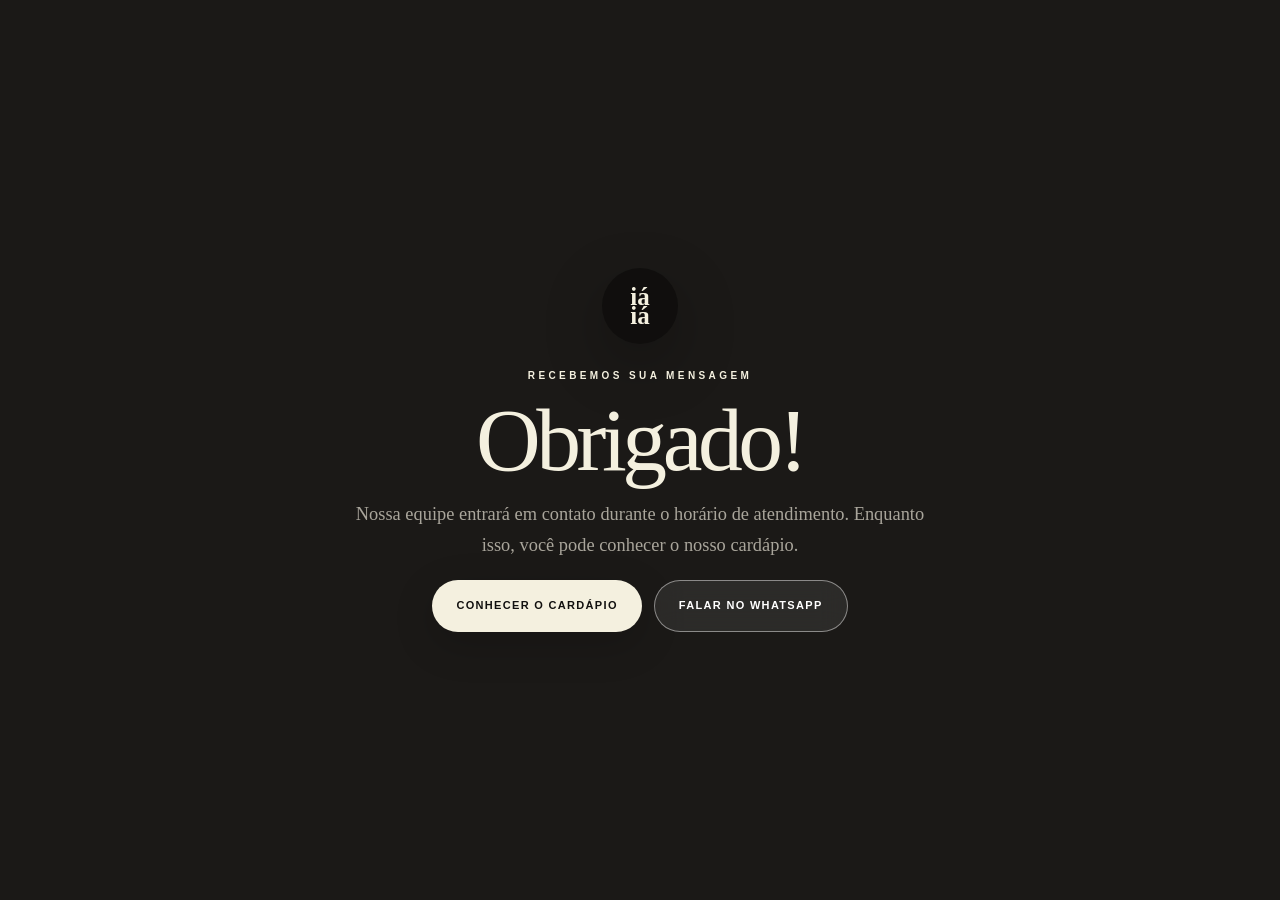
<file: obrigado.html>
<!doctype html><html lang="pt-BR"><head><meta charset="utf-8"><meta name="viewport" content="width=device-width,initial-scale=1"><title>Obrigado | IAIÁ BISTRÔ</title><link rel="stylesheet" href="/styles.css"></head><body><main class="error-page"><div class="error-logo">iá<br>iá</div><p class="eyebrow">Recebemos sua mensagem</p><h1>Obrigado!</h1><p>Nossa equipe entrará em contato durante o horário de atendimento. Enquanto isso, você pode conhecer o nosso cardápio.</p><div class="hero-actions"><a class="button button-light" href="/cardapio.html">Conhecer o cardápio</a><a class="button button-glass" href="https://wa.me/5511945690957" target="_blank" rel="noopener noreferrer">Falar no WhatsApp</a></div></main></body></html>
</file>
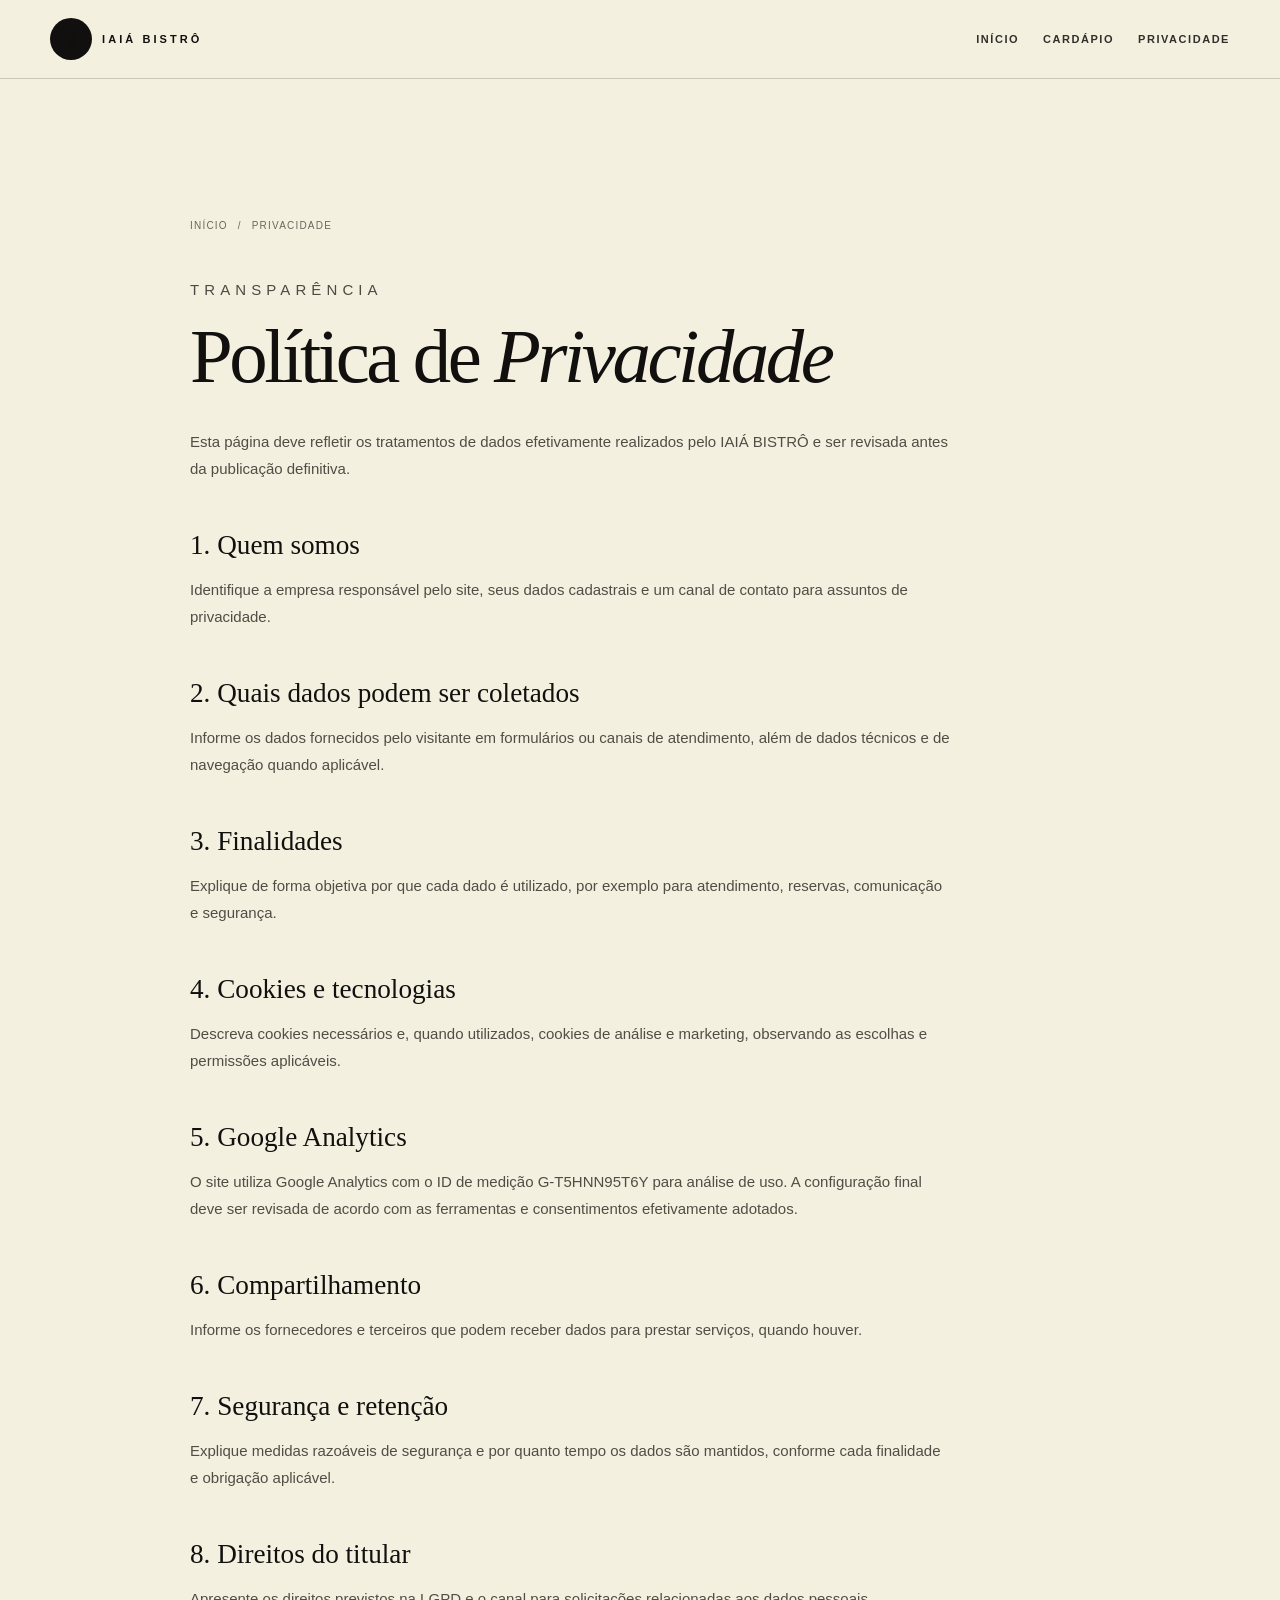
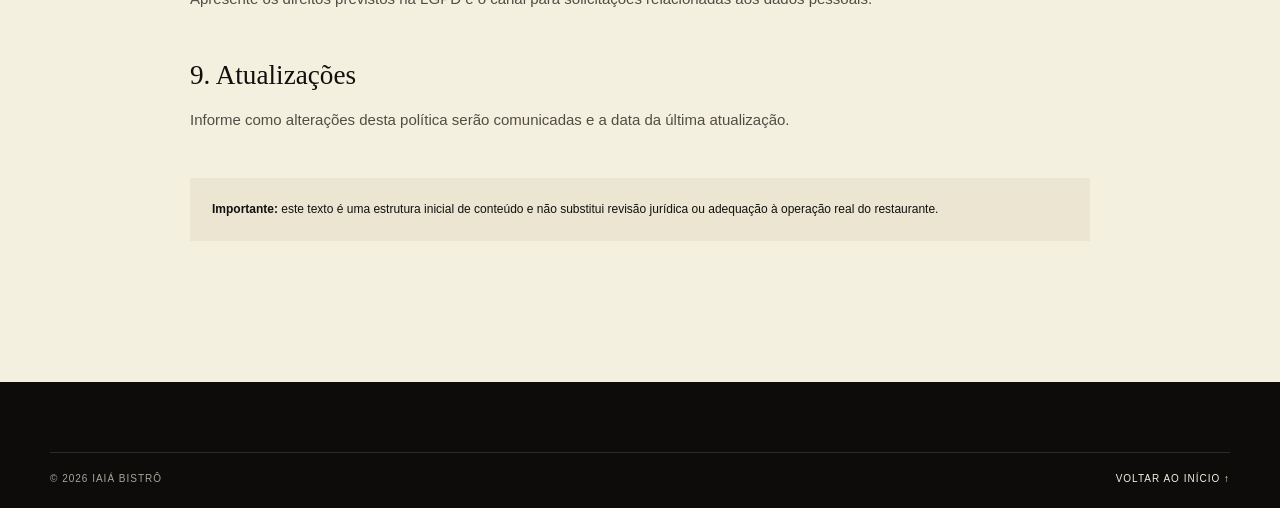
<file: politica-de-privacidade.html>
<!doctype html>
<html lang="pt-BR">
<head><meta charset="utf-8"><meta name="viewport" content="width=device-width, initial-scale=1"><title>Política de Privacidade | IAIÁ BISTRÔ</title><meta name="description" content="Política de Privacidade do IAIÁ BISTRÔ."><link rel="stylesheet" href="/styles.css"></head>
<body class="menu-page">
<header class="site-header solid-header"><div class="nav-shell"><a class="brand" href="/"><span class="brand-mark">iá<br>iá</span><span class="brand-name">IAIÁ BISTRÔ</span></a><nav class="main-nav always-open"><a href="/">Início</a><a href="/cardapio.html">Cardápio</a><a href="/politica-de-privacidade.html">Privacidade</a></nav></div></header>
<main><section class="legal section cream"><div class="container legal-copy"><nav class="breadcrumbs" aria-label="Breadcrumb"><a href="/">Início</a><span>/</span><span>Privacidade</span></nav><p class="eyebrow dark">Transparência</p><h1>Política de <em>Privacidade</em></h1><p>Esta página deve refletir os tratamentos de dados efetivamente realizados pelo IAIÁ BISTRÔ e ser revisada antes da publicação definitiva.</p>
<h2>1. Quem somos</h2><p>Identifique a empresa responsável pelo site, seus dados cadastrais e um canal de contato para assuntos de privacidade.</p>
<h2>2. Quais dados podem ser coletados</h2><p>Informe os dados fornecidos pelo visitante em formulários ou canais de atendimento, além de dados técnicos e de navegação quando aplicável.</p>
<h2>3. Finalidades</h2><p>Explique de forma objetiva por que cada dado é utilizado, por exemplo para atendimento, reservas, comunicação e segurança.</p>
<h2>4. Cookies e tecnologias</h2><p>Descreva cookies necessários e, quando utilizados, cookies de análise e marketing, observando as escolhas e permissões aplicáveis.</p>
<h2>5. Google Analytics</h2><p>O site utiliza Google Analytics com o ID de medição G-T5HNN95T6Y para análise de uso. A configuração final deve ser revisada de acordo com as ferramentas e consentimentos efetivamente adotados.</p>
<h2>6. Compartilhamento</h2><p>Informe os fornecedores e terceiros que podem receber dados para prestar serviços, quando houver.</p>
<h2>7. Segurança e retenção</h2><p>Explique medidas razoáveis de segurança e por quanto tempo os dados são mantidos, conforme cada finalidade e obrigação aplicável.</p>
<h2>8. Direitos do titular</h2><p>Apresente os direitos previstos na LGPD e o canal para solicitações relacionadas aos dados pessoais.</p>
<h2>9. Atualizações</h2><p>Informe como alterações desta política serão comunicadas e a data da última atualização.</p>
<div class="legal-warning"><strong>Importante:</strong> este texto é uma estrutura inicial de conteúdo e não substitui revisão jurídica ou adequação à operação real do restaurante.</div>
</div></section></main>
<footer class="site-footer"><div class="container footer-bottom"><span>© 2026 IAIÁ BISTRÔ</span><a href="/">Voltar ao início ↑</a></div></footer>
</body></html>
</file>
<file: styles.css>
:root {
  --cream: #f4f0df;
  --cream-2: #ebe5d1;
  --ink: #11100f;
  --charcoal: #1b1917;
  --white: #faf9f4;
  --muted: #a9a59b;
  --gold: #b99a5b;
  --line: rgba(17, 16, 15, .18);
  --ease: cubic-bezier(.22, 1, .36, 1);
}

* { box-sizing: border-box; }
html { scroll-behavior: smooth; }
body {
  margin: 0;
  color: var(--ink);
  background: var(--cream);
  font-family: Georgia, "Times New Roman", serif;
  text-rendering: optimizeLegibility;
}
body, button, a { -webkit-font-smoothing: antialiased; }
a { color: inherit; }
img, video { max-width: 100%; }
button { font: inherit; }
address { font-style: normal; }
::selection { background: var(--gold); color: var(--ink); }

.skip-link {
  position: fixed; left: 16px; top: 12px; z-index: 1000;
  transform: translateY(-150%); padding: 10px 14px;
  background: var(--white); color: var(--ink); border-radius: 8px;
}
.skip-link:focus { transform: translateY(0); }

.site-header {
  position: absolute; top: 0; left: 0; right: 0; z-index: 50;
  color: white; padding: 18px 0;
}
.solid-header { position: sticky; color: var(--ink); background: rgba(244,240,223,.92); backdrop-filter: blur(16px); border-bottom: 1px solid var(--line); }
.nav-shell, .container { width: min(1180px, calc(100% - 40px)); margin-inline: auto; }
.nav-shell { display: flex; align-items: center; justify-content: space-between; gap: 30px; }
.brand { display: inline-flex; align-items: center; gap: 10px; text-decoration: none; }
.brand-mark {
  display: grid; place-items: center; width: 42px; height: 42px;
  border-radius: 50%; background: currentColor; color: var(--ink);
  font-size: 14px; line-height: .78; text-align: center; font-weight: 700;
}
.site-header:not(.solid-header) .brand-mark { color: white; background: rgba(255,255,255,.92); }
.brand-name { font-family: Arial, sans-serif; font-size: 11px; letter-spacing: .28em; font-weight: 700; }
.main-nav { display: flex; align-items: center; gap: 24px; font: 600 11px/1 Arial, sans-serif; letter-spacing: .14em; text-transform: uppercase; }
.main-nav a { text-decoration: none; opacity: .86; transition: opacity .25s ease, transform .25s ease; }
.main-nav a:hover { opacity: 1; transform: translateY(-1px); }
.nav-cta { padding: 12px 17px; border: 1px solid currentColor; border-radius: 999px; opacity: 1 !important; }
.menu-toggle { display: none; border: 0; background: transparent; color: currentColor; padding: 8px; }
.menu-toggle span { display: block; width: 24px; height: 1px; background: currentColor; margin: 6px 0; }

.hero {
  position: relative; min-height: 100svh; display: grid; place-items: center;
  overflow: hidden; isolation: isolate; background: #111; color: white;
}
.hero-video { position: absolute; inset: 0; width: 100%; height: 100%; object-fit: cover; z-index: -4; filter: saturate(.82) contrast(1.08); }
.hero-shade {
  position: absolute; inset: 0; z-index: -3;
  background: linear-gradient(180deg, rgba(0,0,0,.48), rgba(0,0,0,.15) 40%, rgba(0,0,0,.8));
}
.hero-noise {
  position: absolute; inset: 0; z-index: -2; opacity: .06; pointer-events: none;
  background-image: radial-gradient(rgba(255,255,255,.9) .5px, transparent .5px);
  background-size: 4px 4px;
}
.hero-content { width: min(950px, calc(100% - 30px)); text-align: center; }
.eyebrow {
  margin: 0 0 18px; font: 700 10px/1.3 Arial, sans-serif;
  letter-spacing: .34em; text-transform: uppercase;
}
.eyebrow.dark { color: #4d4a43; }
.hero-logo, .error-logo {
  display: inline-grid; place-items: center; width: 76px; height: 76px; margin-bottom: 18px;
  border-radius: 50%; background: rgba(15,14,13,.9); color: var(--cream);
  font-size: 25px; line-height: .78; font-weight: 700; box-shadow: 0 20px 60px rgba(0,0,0,.25);
}
.hero h1 {
  margin: 0; font-size: clamp(4.1rem, 12vw, 9.8rem); line-height: .8;
  letter-spacing: -.065em; font-weight: 500;
}
.hero-subtitle { max-width: 560px; margin: 32px auto 28px; font-size: clamp(1rem, 1.5vw, 1.3rem); line-height: 1.55; }
.hero-actions { display: flex; justify-content: center; align-items: center; gap: 12px; flex-wrap: wrap; }
.button {
  min-height: 52px; padding: 0 24px; display: inline-flex; align-items: center; justify-content: center;
  gap: 9px; border-radius: 999px; font: 700 11px/1 Arial, sans-serif;
  letter-spacing: .12em; text-transform: uppercase; text-decoration: none;
  transition: transform .35s var(--ease), box-shadow .35s ease, background .35s ease;
}
.button:hover { transform: translateY(-3px); }
.button-light { background: var(--cream); color: var(--ink); box-shadow: 0 12px 40px rgba(0,0,0,.18); }
.button-light:hover { box-shadow: 0 18px 50px rgba(0,0,0,.3); }
.button-glass { color: white; background: rgba(255,255,255,.08); border: 1px solid rgba(255,255,255,.45); backdrop-filter: blur(14px); }
.button-outline { color: currentColor; border: 1px solid currentColor; background: transparent; }
.button-dark { color: var(--cream); background: var(--ink); }
.button-dark:hover { box-shadow: 0 15px 40px rgba(0,0,0,.22); }
.scroll-hint { position: absolute; bottom: 28px; left: 50%; transform: translateX(-50%); display: flex; flex-direction: column; align-items: center; gap: 8px; font: 9px Arial,sans-serif; letter-spacing: .3em; }
.scroll-hint i { width: 1px; height: 38px; background: rgba(255,255,255,.75); }
.hero-orbit { position: absolute; border: 1px solid rgba(255,255,255,.12); border-radius: 50%; pointer-events: none; }
.orbit-a { width: 60vw; height: 60vw; right: -30vw; top: 15vh; transform: rotate(20deg); }
.orbit-b { width: 40vw; height: 40vw; left: -22vw; bottom: -18vw; }

.section { padding: clamp(80px, 11vw, 150px) 0; }
.cream { background: var(--cream); }
.dark-section { background: var(--charcoal); color: var(--cream); }
.split { display: grid; grid-template-columns: 1fr 1fr; gap: clamp(50px, 8vw, 120px); align-items: center; }
.section-copy h2, .section-heading h2, .manifesto h2, .location-copy h2, .final-inner h2, .menu-hero h1, .legal h1 {
  margin: 0; font-size: clamp(2.8rem, 6vw, 6.2rem); line-height: .94; font-weight: 500; letter-spacing: -.045em;
}
em { font-style: italic; }
.section-copy p, .section-heading > p:last-child, .manifesto-inner > p:last-child, .final-inner > p:last-child {
  max-width: 610px; font-size: clamp(1rem, .45vw + .9rem, 1.2rem); line-height: 1.7;
}
.text-link { display: inline-flex; gap: 10px; margin-top: 16px; font: 700 11px Arial,sans-serif; letter-spacing: .15em; text-transform: uppercase; text-decoration: none; }
.text-link span { transition: transform .25s ease; }
.text-link:hover span { transform: translateX(5px); }
.experience-card {
  min-height: 520px; position: relative; display: grid; place-items: center; overflow: hidden;
  border-radius: 2px; background: linear-gradient(145deg, #27231e, #0f0e0d);
  box-shadow: 30px 35px 80px rgba(0,0,0,.18); transform-style: preserve-3d;
}
.experience-card::before, .experience-card::after {
  content: ""; position: absolute; width: 60%; aspect-ratio: 1; border: 1px solid rgba(244,240,223,.28); border-radius: 50%;
}
.experience-card::before { transform: translate3d(0,0,60px); }
.experience-card::after { transform: translate3d(0,0,110px) scale(.7); }
.card-glow { position: absolute; width: 45%; aspect-ratio: 1; border-radius: 50%; background: rgba(185,154,91,.3); filter: blur(60px); }
.card-inner { position: relative; z-index: 2; transform: translateZ(90px); text-align: center; color: var(--cream); }
.card-inner span { display: block; font: 10px Arial,sans-serif; letter-spacing: .4em; margin-bottom: 16px; }
.card-inner strong { display: block; font-size: clamp(3rem, 6vw, 5.6rem); font-weight: 500; }
.card-inner small { display: block; margin-top: 18px; font: 10px Arial,sans-serif; letter-spacing: .25em; text-transform: uppercase; color: var(--muted); }

.featured { position: relative; overflow: hidden; }
.section-heading { display: flex; justify-content: space-between; gap: 40px; align-items: end; margin-bottom: 60px; }
.section-heading > div { max-width: 750px; }
.dish-grid { display: grid; grid-template-columns: repeat(2, 1fr); gap: 1px; background: rgba(244,240,223,.18); }
.dish-card {
  min-height: 300px; padding: 34px; display: flex; flex-direction: column; justify-content: space-between;
  background: var(--charcoal); border: 1px solid rgba(244,240,223,.08); transform-style: preserve-3d;
  transition: transform .45s var(--ease), box-shadow .45s ease;
}
.dish-card:hover { box-shadow: 0 30px 70px rgba(0,0,0,.25); }
.dish-number { font: 10px Arial,sans-serif; letter-spacing: .2em; color: var(--gold); }
.dish-card h3 { margin: 40px 0 8px; font-size: clamp(1.6rem, 2.5vw, 2.5rem); font-weight: 500; }
.dish-card p { margin: 0; max-width: 540px; color: #bcb7ac; line-height: 1.55; }
.dish-card > strong { align-self: flex-end; margin-top: 25px; font: 600 13px Arial,sans-serif; }
.center-action { text-align: center; margin-top: 50px; }

.manifesto { text-align: center; }
.manifesto-inner { max-width: 920px; }
.manifesto h2 { max-width: 900px; margin-inline: auto; }
.manifesto-inner > p:last-child { margin: 28px auto 0; color: #5f5a50; }

.review-top { display: flex; align-items: end; justify-content: space-between; gap: 30px; margin-bottom: 50px; }
.review-top h2 { margin: 0; font-size: clamp(4rem, 8vw, 7rem); line-height: .85; font-weight: 500; }
.review-top h2 span { display: inline-block; font: 14px Arial,sans-serif; letter-spacing: .16em; vertical-align: middle; color: var(--gold); }
.review-top p { color: var(--muted); }
.review-grid { display: grid; grid-template-columns: repeat(3,1fr); gap: 16px; }
.review-card { margin: 0; padding: 32px; min-height: 230px; border: 1px solid rgba(244,240,223,.16); display: flex; flex-direction: column; justify-content: space-between; }
.review-card > span { color: var(--gold); letter-spacing: .15em; }
.review-card p { line-height: 1.6; color: #d5d0c4; }
.review-card footer { font: 10px Arial,sans-serif; letter-spacing: .12em; text-transform: uppercase; color: var(--muted); }

.location-grid { align-items: stretch; }
.location-copy { padding: 30px 0; }
.location-copy address { margin: 30px 0; font-size: 1.15rem; line-height: 1.7; }
.status { font: 11px Arial,sans-serif; letter-spacing: .12em; text-transform: uppercase; }
.status span { display: inline-block; width: 7px; height: 7px; border-radius: 50%; background: #7a9a6a; margin-right: 8px; }
.map-card {
  min-height: 480px; position: relative; overflow: hidden; background: #dcd6c2; border: 1px solid rgba(17,16,15,.12);
}
.map-grid {
  position: absolute; inset: 0;
  background:
    linear-gradient(28deg, transparent 48%, rgba(17,16,15,.13) 49%, transparent 51%),
    linear-gradient(-18deg, transparent 46%, rgba(17,16,15,.1) 47%, transparent 49%),
    repeating-linear-gradient(90deg, transparent 0 70px, rgba(17,16,15,.05) 71px 72px),
    repeating-linear-gradient(0deg, transparent 0 80px, rgba(17,16,15,.05) 81px 82px);
  transform: scale(1.2) rotate(-4deg);
}
.map-pin { position: absolute; left: 50%; top: 50%; transform: translate(-50%,-50%); width: 72px; height: 72px; border-radius: 50% 50% 50% 0; background: var(--ink); rotate: -45deg; display: grid; place-items: center; box-shadow: 0 20px 40px rgba(0,0,0,.2); }
.map-pin span { rotate: 45deg; color: var(--cream); font: 700 10px Arial,sans-serif; letter-spacing: .12em; }
.map-card > a { position: absolute; bottom: 18px; left: 18px; right: 18px; padding: 16px; background: rgba(244,240,223,.9); text-align: center; text-decoration: none; font: 700 10px Arial,sans-serif; letter-spacing: .14em; text-transform: uppercase; backdrop-filter: blur(10px); }

.final-inner { text-align: center; max-width: 900px; margin: auto; }
.final-inner h2 { max-width: 800px; margin-inline: auto; }
.final-inner > p:last-of-type { margin: 25px auto 30px; color: var(--muted); }

.site-footer { background: #0d0c0b; color: var(--cream); padding: 70px 0 24px; }
.footer-grid { display: grid; grid-template-columns: 2fr 1fr 1fr; gap: 50px; padding-bottom: 50px; }
.footer-logo { display: grid; place-items: center; width: 54px; height: 54px; border-radius: 50%; background: var(--cream); color: var(--ink); font-weight: 700; line-height: .75; }
.footer-grid > div > p:first-of-type { color: var(--muted); }
.footer-title { font: 700 9px Arial,sans-serif !important; letter-spacing: .22em; text-transform: uppercase; }
.footer-grid p, .footer-grid a { font: 13px/1.7 Arial,sans-serif; }
.footer-grid a { display: block; color: var(--cream); text-decoration: none; opacity: .8; }
.footer-grid a:hover { opacity: 1; }
.footer-bottom { border-top: 1px solid rgba(244,240,223,.14); padding-top: 20px; display: flex; justify-content: space-between; gap: 20px; font: 10px Arial,sans-serif; letter-spacing: .1em; text-transform: uppercase; color: var(--muted); }
.footer-bottom a { color: var(--cream); text-decoration: none; }

.mobile-cta { display: none; }

.reveal { opacity: 0; transform: translateY(22px); transition: opacity .8s var(--ease), transform .8s var(--ease); }
.reveal.is-visible { opacity: 1; transform: translateY(0); }
.reveal-delay-1 { transition-delay: .08s; }
.reveal-delay-2 { transition-delay: .16s; }
.reveal-delay-3 { transition-delay: .24s; }

.menu-hero { padding: 150px 0 70px; background: var(--cream); }
.menu-hero h1 { margin: 10px 0 20px; }
.menu-hero > .container > p:last-child { max-width: 700px; font-size: 1.15rem; line-height: 1.7; color: #5f5a50; }
.breadcrumbs { display: flex; gap: 10px; margin-bottom: 45px; font: 10px Arial,sans-serif; letter-spacing: .12em; text-transform: uppercase; color: #6b665d; }
.breadcrumbs a { text-decoration: none; }
.menu-nav { position: sticky; top: 0; z-index: 40; background: rgba(244,240,223,.94); border-top: 1px solid var(--line); border-bottom: 1px solid var(--line); backdrop-filter: blur(16px); }
.menu-nav-inner { display: flex; gap: 18px; overflow-x: auto; padding-top: 14px; padding-bottom: 14px; scrollbar-width: thin; }
.menu-nav a { white-space: nowrap; font: 700 9px Arial,sans-serif; letter-spacing: .12em; text-transform: uppercase; text-decoration: none; }
.menu-content { max-width: 1000px; }
.menu-section { padding: 45px 0 20px; scroll-margin-top: 70px; }
.menu-section > h2 { display: flex; align-items: center; gap: 20px; font: 700 15px Arial,sans-serif; letter-spacing: .32em; text-transform: uppercase; margin: 0 0 28px; }
.menu-section > h2::after { content: ""; height: 1px; flex: 1; background: var(--line); }
.menu-item { display: grid; grid-template-columns: 1fr auto; gap: 25px; padding: 14px 0; }
.menu-item h3 { margin: 0 0 3px; font-size: 16px; font-weight: 500; text-transform: uppercase; }
.menu-item p { margin: 0; max-width: 760px; font: 12px/1.35 Arial,sans-serif; color: #4e4a43; }
.menu-item > strong { font: 15px Georgia,serif; white-space: nowrap; }
.menu-columns { display: grid; grid-template-columns: 1fr 1fr; gap: 60px; }
.menu-section.compact .menu-item { gap: 15px; }
.menu-note { margin: 50px 0 30px; padding: 20px; border-top: 1px solid var(--line); border-bottom: 1px solid var(--line); display: flex; justify-content: space-between; gap: 30px; font: 11px/1.5 Arial,sans-serif; }
.legal-copy { max-width: 900px; }
.legal h1 { margin-bottom: 35px; }
.legal h2 { margin: 48px 0 12px; font-size: 1.7rem; font-weight: 500; }
.legal p { max-width: 760px; font: 15px/1.8 Arial,sans-serif; color: #514d45; }
.legal-warning { margin-top: 45px; padding: 22px; background: var(--cream-2); font: 12px/1.6 Arial,sans-serif; }
.error-page { min-height: 100svh; display: grid; place-content: center; justify-items: center; text-align: center; padding: 40px; background: var(--charcoal); color: var(--cream); }
.error-page h1 { max-width: 850px; margin: 0; font-size: clamp(3rem, 7vw, 7rem); line-height: .9; font-weight: 500; letter-spacing: -.05em; }
.error-page p:not(.eyebrow) { max-width: 600px; color: var(--muted); font-size: 1.15rem; line-height: 1.7; }
.error-page .error-logo { margin-bottom: 25px; }

@media (max-width: 800px) {
  .nav-shell, .container { width: min(100% - 28px, 1180px); }
  .site-header { padding: 12px 0; }
  .menu-toggle { display: block; }
  .main-nav:not(.always-open) { position: absolute; left: 14px; right: 14px; top: 66px; display: none; padding: 18px; flex-direction: column; align-items: stretch; background: rgba(20,18,16,.96); border: 1px solid rgba(255,255,255,.1); border-radius: 18px; backdrop-filter: blur(18px); }
  .solid-header .main-nav:not(.always-open) { background: rgba(244,240,223,.98); }
  .main-nav.is-open { display: flex; }
  .main-nav:not(.always-open) a { padding: 10px 4px; }
  .main-nav:not(.always-open) .nav-cta { text-align: center; }
  .always-open { display: flex; gap: 14px; }
  .always-open a:first-child { display: none; }
  .brand-name { display: none; }

  .hero h1 { font-size: clamp(3.5rem, 19vw, 6.2rem); }
  .hero-logo { width: 62px; height: 62px; font-size: 20px; }
  .hero-subtitle { margin-top: 25px; }
  .hero-actions { flex-direction: column; width: min(100%, 390px); margin-inline: auto; }
  .button { width: 100%; }
  .scroll-hint { display: none; }

  .split, .dish-grid, .review-grid, .footer-grid, .menu-columns { grid-template-columns: 1fr; }
  .experience-card { min-height: 360px; }
  .section-heading, .review-top { flex-direction: column; align-items: flex-start; }
  .dish-card { min-height: 260px; }
  .map-card { min-height: 350px; }
  .footer-grid { gap: 25px; }
  .mobile-cta {
    position: fixed; display: flex; z-index: 90; left: 12px; right: 12px; bottom: 12px;
    min-height: 54px; align-items: center; justify-content: center; border-radius: 999px;
    background: #11100f; color: #f4f0df; box-shadow: 0 14px 40px rgba(0,0,0,.3);
    font: 700 10px Arial,sans-serif; letter-spacing: .12em; text-transform: uppercase; text-decoration: none;
  }
  .site-footer { padding-bottom: 95px; }
  .menu-hero { padding-top: 115px; }
  .menu-item { grid-template-columns: 1fr auto; gap: 12px; }
  .menu-item h3 { font-size: 14px; }
  .menu-item p { font-size: 11px; }
  .menu-item > strong { font-size: 13px; }
  .menu-note { flex-direction: column; }
}

@media (prefers-reduced-motion: reduce) {
  html { scroll-behavior: auto; }
  *, *::before, *::after { animation-duration: .01ms !important; animation-iteration-count: 1 !important; transition-duration: .01ms !important; }
  .reveal { opacity: 1; transform: none; }
}

/* FAQ — accordion acessível e leve */
.faq-layout { display:grid; grid-template-columns:minmax(280px,.85fr) minmax(0,1.15fr); gap:80px; align-items:start; }
.faq-intro h2 { max-width:620px; }
.faq-intro > p:not(.eyebrow) { max-width:520px; color:#5f5a50; line-height:1.75; }
.faq-list { border-top:1px solid var(--line); }
.faq-list details { border-bottom:1px solid var(--line); }
.faq-list summary { list-style:none; cursor:pointer; display:flex; align-items:center; justify-content:space-between; gap:24px; padding:24px 0; font:500 clamp(1rem,1.5vw,1.2rem)/1.3 Georgia,"Times New Roman",serif; }
.faq-list summary::-webkit-details-marker { display:none; }
.faq-list summary span { flex:0 0 auto; font:400 24px/1 Arial,sans-serif; transition:transform .25s ease; }
.faq-list details[open] summary span { transform:rotate(45deg); }
.faq-list details p { margin:0 38px 24px 0; max-width:720px; color:#5f5a50; font:400 14px/1.7 Arial,sans-serif; }
.faq-list a { color:inherit; text-underline-offset:3px; }
@media (max-width:800px) {
  .faq-layout { grid-template-columns:1fr; gap:38px; }
  .faq-list summary { padding:20px 0; font-size:1rem; }
  .faq-list details p { font-size:13px; }
}
</file>
